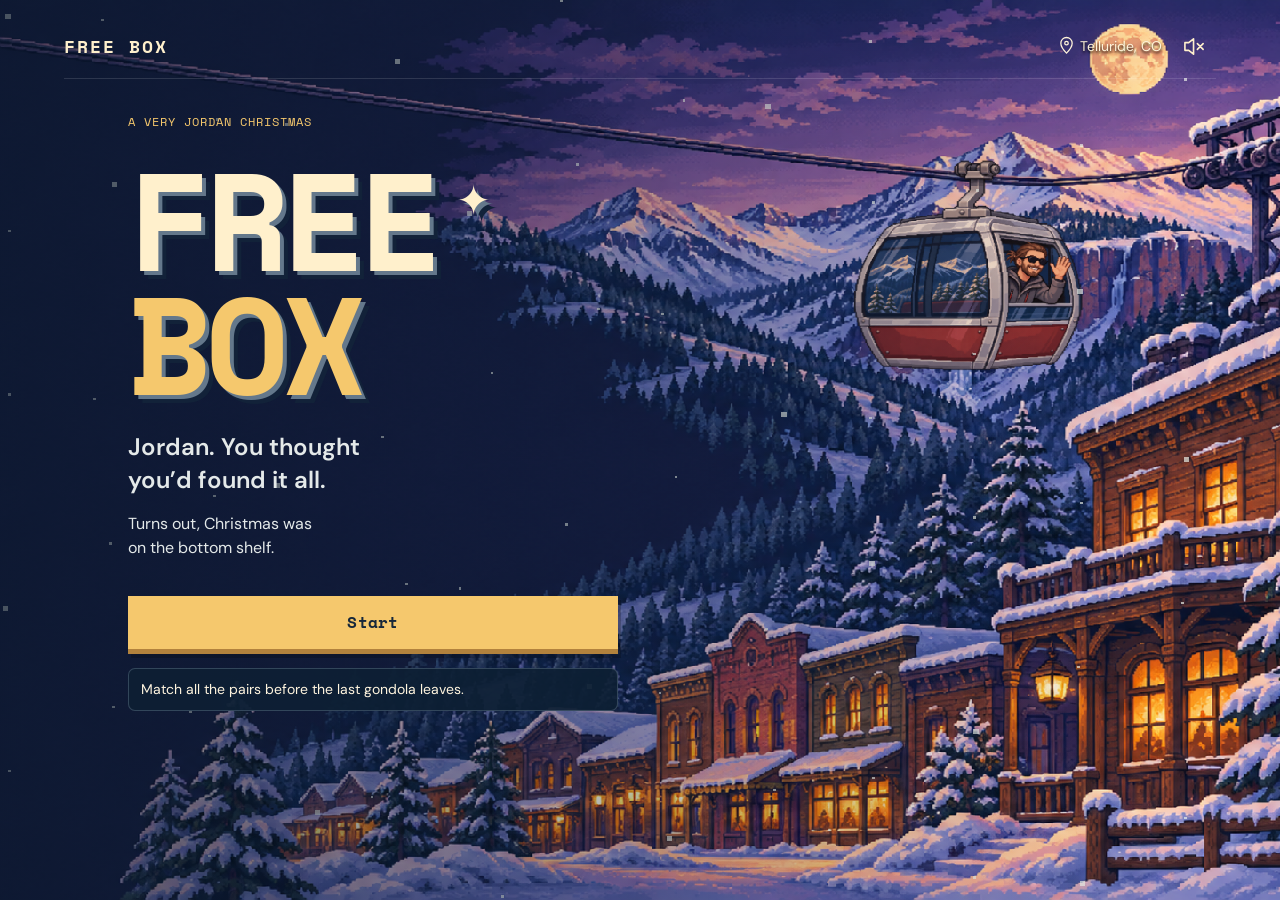
<file: index.html>
<!doctype html>
<html lang="en"><head><meta charset="utf-8"><meta name="viewport" content="width=device-width,initial-scale=1"><meta name="theme-color" content="#101f34"><title>Free Box · A very Jordan Christmas</title><link rel="stylesheet" href="style.css"></head>
<body><main id="game"><canvas id="world" aria-hidden="true"></canvas><header><span class="wordmark">FREE BOX</span><span class="location"><svg viewBox="0 0 24 24" aria-hidden="true"><path d="M12 22s8-8.2 8-14A8 8 0 0 0 4 8c0 5.8 8 14 8 14Z"/><circle cx="12" cy="8" r="2.5"/></svg>Telluride, CO</span><button id="sound" class="sound-toggle" aria-label="Turn music on" aria-pressed="false"><svg viewBox="0 0 24 24" aria-hidden="true"><path d="M11 4 6 8H2v8h4l5 4Z"/><path class="sound-waves" d="M15 8q5 4 0 8m3-11q8 7 0 14"/><path class="sound-slash" d="m15 9 6 6m0-6-6 6"/></svg></button></header><section id="intro" class="panel"><div class="eyebrow">A VERY JORDAN CHRISTMAS</div><h1>FREE<br><span>BOX</span><i>✦</i></h1><p class="lead">Jordan. You thought<br>you’d found it all.</p><p>Turns out, Christmas was<br>on the bottom shelf.</p><button id="start" class="primary">Start</button><small>Match all the pairs before the last gondola leaves.</small></section><section id="hunt" hidden><div class="hunt-head"><div><div class="eyebrow">MATCH YOUR HAUL. CATCH YOUR RIDE.</div><h2>Good finds<br>come in pairs.</h2></div><div class="score"><div class="timer-controls"><span id="clock" role="timer" aria-label="Time remaining">1:30</span><button id="pause" class="icon-control" aria-label="Pause game">Ⅱ</button><button id="info" class="icon-control" aria-label="Instructions (pauses game)">ⓘ</button></div></div></div><div class="powers" aria-label="One-use power-ups"><button id="coffee" class="secondary"><svg class="pixel-icon" viewBox="0 0 24 24" aria-hidden="true"><path d="M3 8h14v11H5v-2H3Zm14 2h4v6h-4M6 3v3m5-4v4"/></svg><span>Coffee <small>+15s</small></span></button><button id="unplug" class="secondary"><svg class="pixel-icon" viewBox="0 0 24 24" aria-hidden="true"><path d="M4 3h16v13H4ZM1 19h22v2H1Z"/><path d="m10 6 4 3-4 4"/></svg><span>Unplug <small>10s</small></span></button></div><div id="shelves" aria-label="Matching cards"></div></section><section id="missed" class="panel" hidden><div class="eyebrow">WHOOPS. TOO MUCH GOOD STUFF.</div><h2>You dropped<br>the boxes!</h2><p>The gondola’s leaving and your haul is everywhere.<br>Take a breath. Let’s try that again.</p><canvas id="spill" aria-hidden="true"></canvas><div class="spill-space" aria-hidden="true"></div><button id="retry" class="primary">TRY AGAIN</button><button id="extend" class="secondary">Continue with 1 more minute</button></section><section id="ending" class="panel" hidden><h2>You made it.<br>Nice haul, Jordan.</h2><p>Here’s one thing you won’t find on the shelf.</p><div class="prize-scene"><div class="gift"><div class="gift-heading"><span>amazon</span><span class="gift-type">GIFT CARD</span></div><span class="gift-kicker">YOUR BEST FIND YET</span><strong>$25</strong></div><div class="freebox-crate" aria-hidden="true"><span>FREE BOX</span></div></div><p>Merry Christmas Brother!<br>Love, Alexa</p><div class="demo" id="reward-status" role="status" aria-live="polite">PREVIEW REWARD<br>No gift card is connected. No email has been sent.</div><button id="reward-retry" class="secondary" hidden>Retry test email</button><button id="replay" class="secondary">Play again</button></section><div id="game-dialog" class="modal" role="dialog" aria-modal="true" aria-labelledby="dialog-title" hidden><div class="modal-card"><h2 id="dialog-title">Game paused</h2><div id="instructions"><p>Flip two cards and match all six pairs before the last gondola leaves.</p><p><strong>Coffee</strong> adds 15 seconds. <strong>Unplug</strong> freezes the clock for 10 seconds. Each works once per round.</p><p>Mismatched cards turn back over. Tap another card to move on sooner.</p></div><button id="resume" class="primary">BACK TO THE HAUL</button></div></div><div id="toast" role="status" aria-live="polite"></div></main><script src="music.js"></script><script src="reward.js"></script><script src="game.js"></script></body></html>
</file>
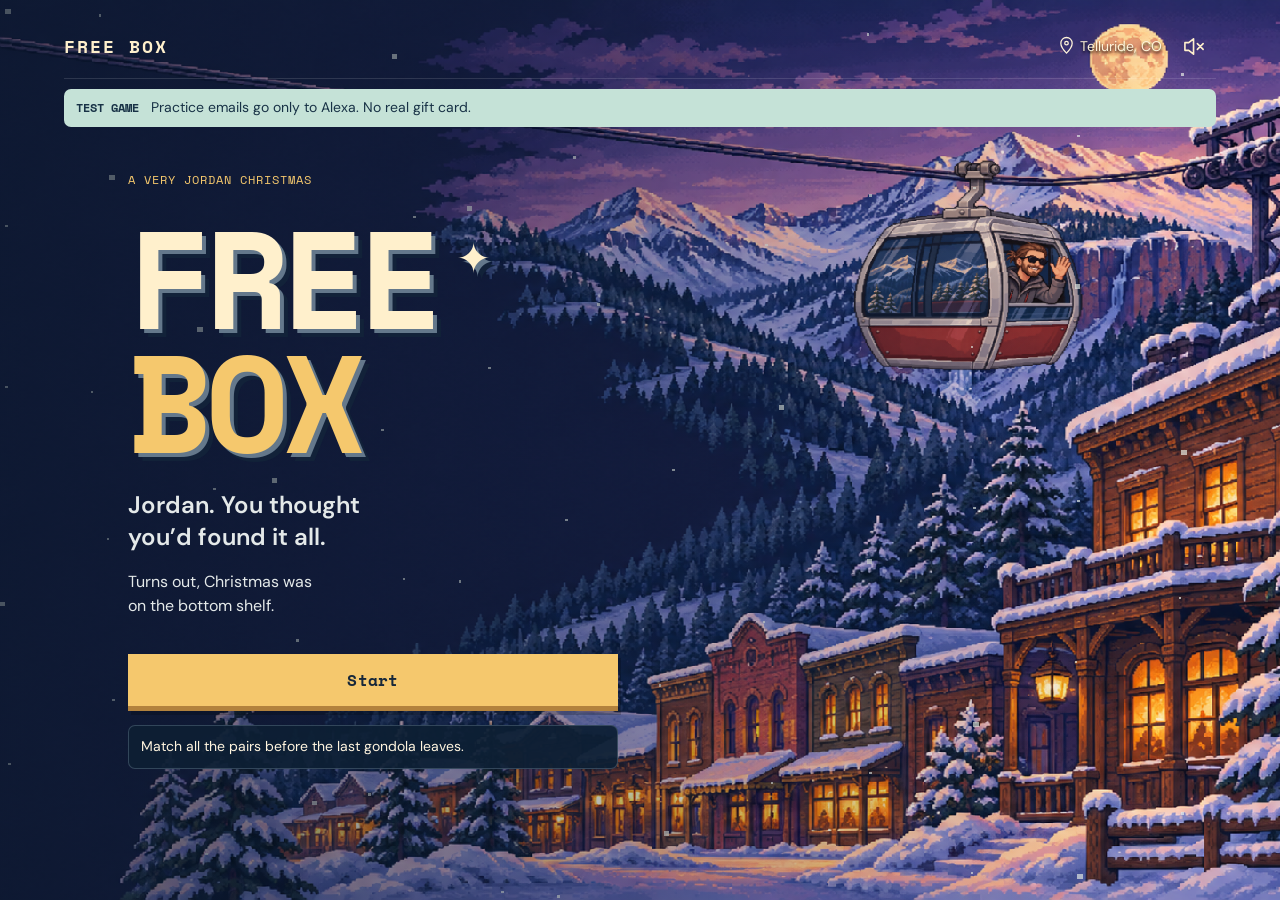
<file: test/index.html>
<!doctype html>
<html lang="en"><head><meta charset="utf-8"><base href="../"><meta name="viewport" content="width=device-width,initial-scale=1"><meta name="theme-color" content="#101f34"><title>Free Box · Testing Game</title><link rel="stylesheet" href="style.css"></head>
<body><main id="game"><canvas id="world" aria-hidden="true"></canvas><header><span class="wordmark">FREE BOX</span><span class="location"><svg viewBox="0 0 24 24" aria-hidden="true"><path d="M12 22s8-8.2 8-14A8 8 0 0 0 4 8c0 5.8 8 14 8 14Z"/><circle cx="12" cy="8" r="2.5"/></svg>Telluride, CO</span><button id="sound" class="sound-toggle" aria-label="Turn music on" aria-pressed="false"><svg viewBox="0 0 24 24" aria-hidden="true"><path d="M11 4 6 8H2v8h4l5 4Z"/><path class="sound-waves" d="M15 8q5 4 0 8m3-11q8 7 0 14"/><path class="sound-slash" d="m15 9 6 6m0-6-6 6"/></svg></button></header><div class="test-banner" role="note"><strong>TEST GAME</strong> Practice emails go only to Alexa. No real gift card.</div><section id="intro" class="panel"><div class="eyebrow">A VERY JORDAN CHRISTMAS</div><h1>FREE<br><span>BOX</span><i>✦</i></h1><p class="lead">Jordan. You thought<br>you’d found it all.</p><p>Turns out, Christmas was<br>on the bottom shelf.</p><button id="start" class="primary">Start</button><small>Match all the pairs before the last gondola leaves.</small></section><section id="hunt" hidden><div class="hunt-head"><div><div class="eyebrow">MATCH YOUR HAUL. CATCH YOUR RIDE.</div><h2>Good finds<br>come in pairs.</h2></div><div class="score"><div class="timer-controls"><span id="clock" role="timer" aria-label="Time remaining">1:30</span><button id="pause" class="icon-control" aria-label="Pause game">Ⅱ</button><button id="info" class="icon-control" aria-label="Instructions (pauses game)">ⓘ</button></div></div></div><div class="powers" aria-label="One-use power-ups"><button id="coffee" class="secondary"><svg class="pixel-icon" viewBox="0 0 24 24" aria-hidden="true"><path d="M3 8h14v11H5v-2H3Zm14 2h4v6h-4M6 3v3m5-4v4"/></svg><span>Coffee <small>+15s</small></span></button><button id="unplug" class="secondary"><svg class="pixel-icon" viewBox="0 0 24 24" aria-hidden="true"><path d="M4 3h16v13H4ZM1 19h22v2H1Z"/><path d="m10 6 4 3-4 4"/></svg><span>Unplug <small>10s</small></span></button></div><div id="shelves" aria-label="Matching cards"></div></section><section id="missed" class="panel" hidden><div class="eyebrow">WHOOPS. TOO MUCH GOOD STUFF.</div><h2>You dropped<br>the boxes!</h2><p>The gondola’s leaving and your haul is everywhere.<br>Take a breath. Let’s try that again.</p><canvas id="spill" aria-hidden="true"></canvas><div class="spill-space" aria-hidden="true"></div><button id="retry" class="primary">TRY AGAIN</button><button id="extend" class="secondary">Continue with 1 more minute</button></section><section id="ending" class="panel" hidden><h2>You made it.<br>Nice haul, Jordan.</h2><p>Here’s one thing you won’t find on the shelf.</p><div class="prize-scene"><div class="gift"><div class="gift-heading"><span>amazon</span><span class="gift-type">GIFT CARD</span></div><span class="gift-kicker">YOUR BEST FIND YET</span><strong>$25</strong></div><div class="freebox-crate" aria-hidden="true"><span>FREE BOX</span></div></div><p>Merry Christmas Brother!<br>Love, Alexa</p><div class="demo" id="reward-status" role="status" aria-live="polite">PREVIEW REWARD<br>No gift card is connected. No email has been sent.</div><button id="reward-retry" class="secondary" hidden>Retry test email</button><button id="replay" class="secondary">Play again</button><button id="new-email-test" class="secondary">New email test round</button></section><div id="game-dialog" class="modal" role="dialog" aria-modal="true" aria-labelledby="dialog-title" hidden><div class="modal-card"><h2 id="dialog-title">Game paused</h2><div id="instructions"><p>Flip two cards and match all six pairs before the last gondola leaves.</p><p><strong>Coffee</strong> adds 15 seconds. <strong>Unplug</strong> freezes the clock for 10 seconds. Each works once per round.</p><p>Mismatched cards turn back over. Tap another card to move on sooner.</p></div><button id="resume" class="primary">BACK TO THE HAUL</button></div></div><div id="toast" role="status" aria-live="polite"></div></main><script src="music.js"></script><script src="reward.js"></script><script src="game.js"></script></body></html>
</file>
<file: style.css>
@import url('https://fonts.googleapis.com/css2?family=DM+Sans:wght@400;500;600;700&family=Space+Mono:wght@400;700&display=swap');
:root{color-scheme:dark;--cream:#fff0cc;--gold:#f5c86d;--night:#101f34}*{box-sizing:border-box}body{margin:0;background:var(--night);color:var(--cream);font:16px 'DM Sans',sans-serif}button{font:inherit;cursor:pointer;touch-action:manipulation}button:disabled{cursor:default}button:focus-visible{outline:3px solid #ffda80;outline-offset:4px}[hidden]{display:none!important}#game{position:relative;isolation:isolate;min-height:100svh;overflow:hidden;padding:16px 16px max(18px,env(safe-area-inset-bottom))}#world{position:absolute;inset:0;width:100%;height:100%;z-index:-2;image-rendering:pixelated;pointer-events:none}#game:after{content:'';position:absolute;inset:0;background:linear-gradient(90deg,#09162799,transparent 90%);z-index:-1;pointer-events:none}header{position:relative;z-index:2;display:flex;align-items:center;gap:10px;padding-bottom:10px;border-bottom:1px solid #ffffff20}.wordmark{font:700 18px 'Space Mono',monospace;letter-spacing:2px;margin-right:auto}.location{display:flex;align-items:center;gap:5px;font-size:14px;color:#fff3d9;text-shadow:0 2px 3px #000;white-space:nowrap}.location svg{width:17px;height:20px;fill:none;stroke:currentColor;stroke-width:1.8}.sound-toggle{display:grid;place-items:center;width:44px;height:44px;flex-shrink:0;background:none;border:0;color:var(--cream);border-radius:6px}.sound-toggle svg{width:23px;height:23px;fill:none;stroke:currentColor;stroke-width:1.7;stroke-linecap:round;stroke-linejoin:round}.sound-waves{display:none}.playing .sound-waves{display:block}.playing .sound-slash{display:none}.panel{max-width:490px;padding:28px 0 20px}.eyebrow{font:12px/1.5 'Space Mono',monospace;letter-spacing:1px;color:var(--gold)}h1{font:700 clamp(82px,19vw,138px)/.9 'Space Mono',monospace;letter-spacing:-7px;width:fit-content;margin:26px 0;text-shadow:4px 4px 0 #64788b,8px 8px 0 #122239;position:relative}h1 span{color:var(--gold)}h1 i{font:normal 42px 'DM Sans',sans-serif;position:absolute;right:-48px;top:16px}.lead{font-size:24px;font-weight:600;line-height:1.35;margin:24px 0 12px}p{line-height:1.5;color:#e4e9e9}.primary{min-height:52px;background:var(--gold);border:0;border-bottom:5px solid #b2823d;box-shadow:3px 4px 0 #0003;color:#17283a;padding:15px 18px;font:700 16px/1.4 'Space Mono',monospace;letter-spacing:.3px}.primary:hover{background:#ffe1a0}#intro .primary{width:100%;margin:20px 0 14px}#intro>small{display:block;width:100%;font-size:14px;line-height:1.4;color:#fff5df;background:#0d2034ed;padding:11px 12px;border:1px solid #8ca4b34d;border-radius:7px}.secondary{background:#1a354a;color:var(--cream);border:1px solid #8da8b3;padding:12px 16px;min-height:48px;font-size:16px}.secondary:hover{background:#2a4b60}h2{font-size:30px;line-height:1.1;letter-spacing:-1px;margin:0 0 12px}#hunt{max-width:800px;margin:10px auto 0;padding:14px 12px;background:#102236f5;border:1px solid #8ba3b04a;border-radius:15px;box-shadow:5px 5px 0 #08132233}.hunt-head{display:flex;justify-content:space-between;align-items:center;gap:8px;margin-bottom:14px}.hunt-head .eyebrow{display:none}#hunt h2{font-size:26px;margin:0}.timer-controls{display:flex;align-items:center;gap:8px}#clock{font:700 25px 'Space Mono',monospace;white-space:nowrap}#clock.urgent{color:#ff9c89}#clock.paused{color:#90e4d0}#clock.paused:after{content:'PAUSED';display:block;font:10px 'Space Mono',monospace;letter-spacing:1px}.icon-control{display:grid;place-items:center;min-width:38px;height:44px;padding:0;border:1px solid #7b99a477;border-radius:6px;background:#18384d;color:#ffedca;font-size:22px}#info{margin-left:5px}.powers{display:grid;grid-template-columns:1fr 1fr;gap:8px;margin-bottom:12px}.powers button{display:flex;align-items:center;justify-content:center;gap:7px;min-height:48px;padding:8px 5px;font-size:15px;white-space:nowrap;background:#e7c47d;color:#172a3b;border:2px solid #f4dca8;box-shadow:0 3px 0 #775b35}.powers button small{display:inline;font:inherit;color:inherit;margin-left:3px}.powers button:disabled{color:#b7c9cf;background:#2b4151;border-color:#57717e;box-shadow:none}.pixel-icon{width:28px;height:28px;fill:none;stroke:currentColor;stroke-width:2;shape-rendering:crispEdges;flex-shrink:0}#shelves{display:grid;grid-template-columns:repeat(3,minmax(0,1fr));gap:7px}.memory-card{position:relative;min-width:0;height:100px;border:2px solid #9cb4bc;background:#e7e3d3;color:#142d3e;box-shadow:2px 3px 0 #08182866;border-radius:6px;padding:5px}.card-back{position:absolute;inset:5px;background:repeating-linear-gradient(45deg,#1e3e55 0 9px,#24475e 9px 11px);display:flex;align-items:center;justify-content:center;border:1px solid #a7b8b080;color:#f2d59c;font:700 12px 'Space Mono',monospace;letter-spacing:1px;border-radius:2px}.card-face{height:100%;display:flex;flex-direction:column;align-items:center;justify-content:center;visibility:hidden;gap:4px}.card-face canvas{width:53px;height:53px;image-rendering:pixelated}.card-label{font-size:14px;font-weight:700;line-height:1.2;text-align:center}.revealed .card-back{display:none}.revealed .card-face{visibility:visible}.matched{background:#bbd6c3;border-color:#97c5ac}.matched:after{content:'✓';position:absolute;right:5px;top:3px;color:#23533b;font-weight:700}#hunt[inert] #shelves{visibility:hidden}.modal{position:fixed;inset:0;z-index:10;display:flex;align-items:center;justify-content:center;padding:20px;background:#051322db}.modal-card{background:#183449;border:1px solid #a1b4b8;border-radius:12px;padding:24px;max-width:410px;max-height:90svh;overflow:auto}.modal-card p{font-size:16px}.modal-card .primary{width:100%;margin-top:12px}#toast{position:fixed;z-index:6;left:0;right:0;bottom:0;width:100%;transform:translateY(100%);border-top:1px solid #c2aa7a;background:#10283af5;color:var(--cream);text-align:center;padding:10px 16px calc(10px + env(safe-area-inset-bottom));font-size:14px;line-height:1.35;transition:transform .15s}#toast.show{transform:translateY(0)}#missed{background:#11243aeb;padding:24px 18px;margin:16px auto;border-radius:15px}#missed h2{font-size:38px}#missed .primary,#missed .secondary{display:block;width:100%;margin-top:16px}#spill{position:fixed;inset:0;width:100vw;height:100vh;z-index:4;pointer-events:none;image-rendering:pixelated}.spill-space{height:100px}
/* A stationary gift card seated in an open box. No lid crosses the artwork. */
#ending{margin:24px auto 0;text-align:center;background:#11243a;border:1px solid #ffffff20;border-radius:15px;padding:24px 16px}#ending h2{font-size:34px;margin-bottom:6px}#ending>p{font-size:16px;line-height:1.5;margin:10px 0 16px}.prize-scene{position:relative;height:270px;width:100%;max-width:320px;margin:16px auto 20px;isolation:isolate}.gift{position:absolute;left:18px;right:18px;top:0;height:190px;z-index:2;border:1px solid #fce9c3;border-radius:12px;background:linear-gradient(125deg,#fff3d8,#f8dba0 60%,#e5b870);padding:18px 16px;text-align:left;color:#243044;overflow:hidden;box-shadow:0 6px 14px #0004;transform:rotate(-2deg)}.gift-heading{display:flex;justify-content:space-between;align-items:center;gap:8px}.gift-heading>span:first-child{font:700 25px 'DM Sans',sans-serif;letter-spacing:-1px}.gift-type{font:10px 'Space Mono',monospace;letter-spacing:1px;border:1px solid #926e3e;padding:4px;border-radius:4px;white-space:nowrap}.gift-kicker{display:block;font:10px 'Space Mono',monospace;letter-spacing:1px;margin-top:17px}.gift strong{display:block;font:700 64px/1.1 'DM Sans',sans-serif;letter-spacing:-2px;margin-top:4px}.gift:after{content:'';position:absolute;inset:-80% -100%;background:linear-gradient(110deg,transparent 42%,#fff8 49%,#fff2 53%,transparent 60%);transform:translateX(-50%);animation:cardshine 4s ease-in-out infinite;pointer-events:none}@keyframes cardshine{0%,25%{transform:translateX(-45%)}70%,100%{transform:translateX(45%)}}.freebox-crate{position:absolute;left:0;right:0;bottom:0;height:94px;z-index:3;background:repeating-linear-gradient(0deg,#805734 0 27px,#614127 27px 30px);border:5px solid #bd915e;box-shadow:3px 4px 0 #071521}.freebox-crate:before{content:'';position:absolute;top:-10px;left:-5px;right:-5px;height:8px;background:#3e2b20;border-top:3px solid #c89f6e}.freebox-crate span{display:block;background:#f3dfb6;color:#372c26;font:700 18px 'Space Mono',monospace;letter-spacing:2px;margin:23px 28px 0;padding:5px;text-align:center}.demo{font:12px/1.6 'Space Mono',monospace;color:#d5cbb7;margin:20px 0}
@media(min-width:700px){#game{padding:24px 5vw}.panel{padding-top:34px}#intro{margin-left:5vw}h1{font-size:138px}#hunt{padding:20px;margin-top:14px}#hunt h2{font-size:34px}#clock{font-size:30px}.timer-controls{gap:12px}#shelves{grid-template-columns:repeat(4,minmax(0,1fr));gap:12px}.memory-card{height:130px}.card-face canvas{width:76px;height:76px}#ending{margin-top:24px}}
@media(max-width:360px){#game{padding-left:10px;padding-right:10px}.wordmark{font-size:16px;letter-spacing:1px}.location{font-size:12px}header{gap:7px}#hunt{padding:12px 9px}#hunt h2{font-size:22px}.timer-controls{gap:5px}#clock{font-size:23px}.icon-control{min-width:34px;height:42px}#info{margin-left:3px}.memory-card{height:94px}.card-face canvas{width:48px;height:48px}.card-label{font-size:12px}.powers button{font-size:13px}.pixel-icon{width:26px;height:26px}.gift-heading>span:first-child{font-size:22px}.gift-type{font-size:9px}.gift-kicker{font-size:9px}#ending{padding-left:12px;padding-right:12px}}
@media(prefers-reduced-motion:reduce){*,*:before,*:after{animation:none!important;transition:none!important}.gift:after{transform:translateX(0);opacity:.25}}
#ending.repeat-win .prize-scene,#ending.repeat-win>p:first-of-type{display:none}
.test-banner{font-size:14px;line-height:1.4;color:#183246;background:#c5e2d7;border-radius:7px;padding:9px 12px;margin:10px 0}.test-banner strong{font:700 12px 'Space Mono',monospace;margin-right:8px}#new-email-test{display:block;margin:12px auto 0}#reward-retry{display:block;margin:10px auto}
</file>
